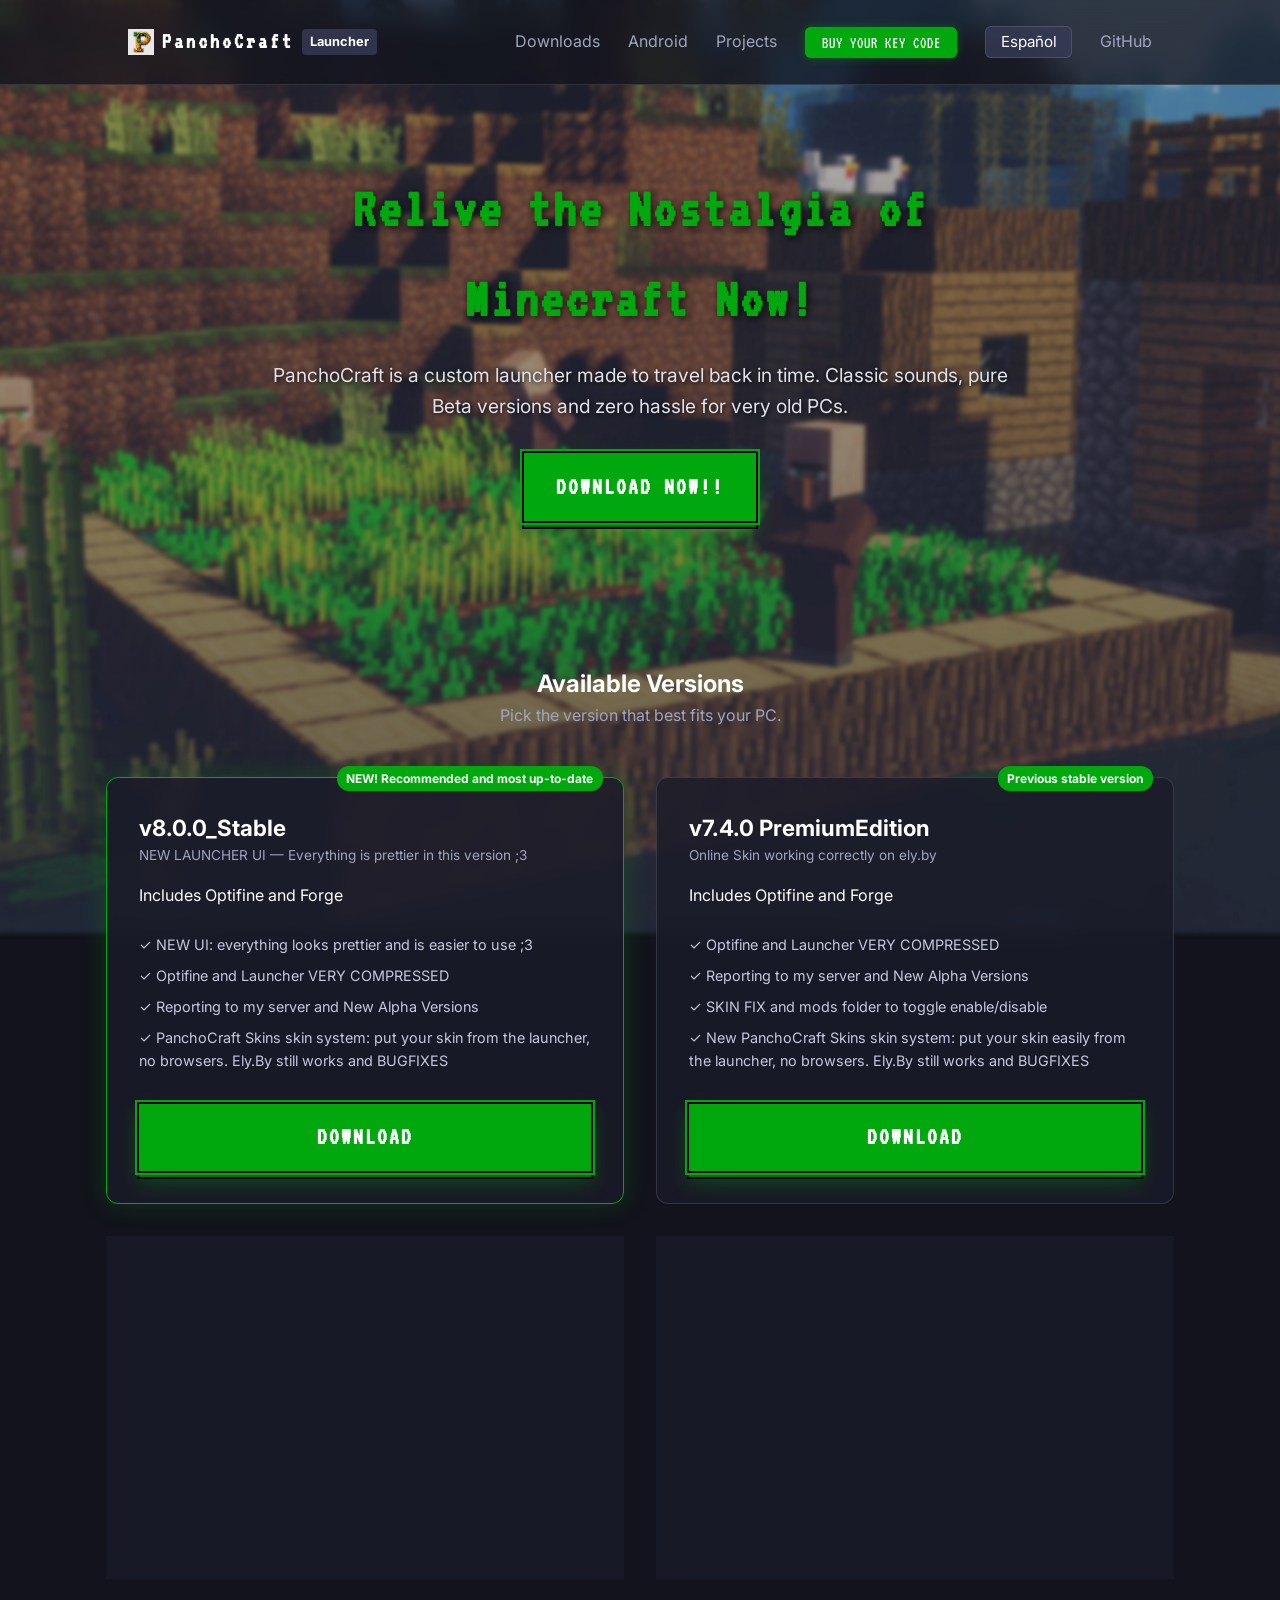
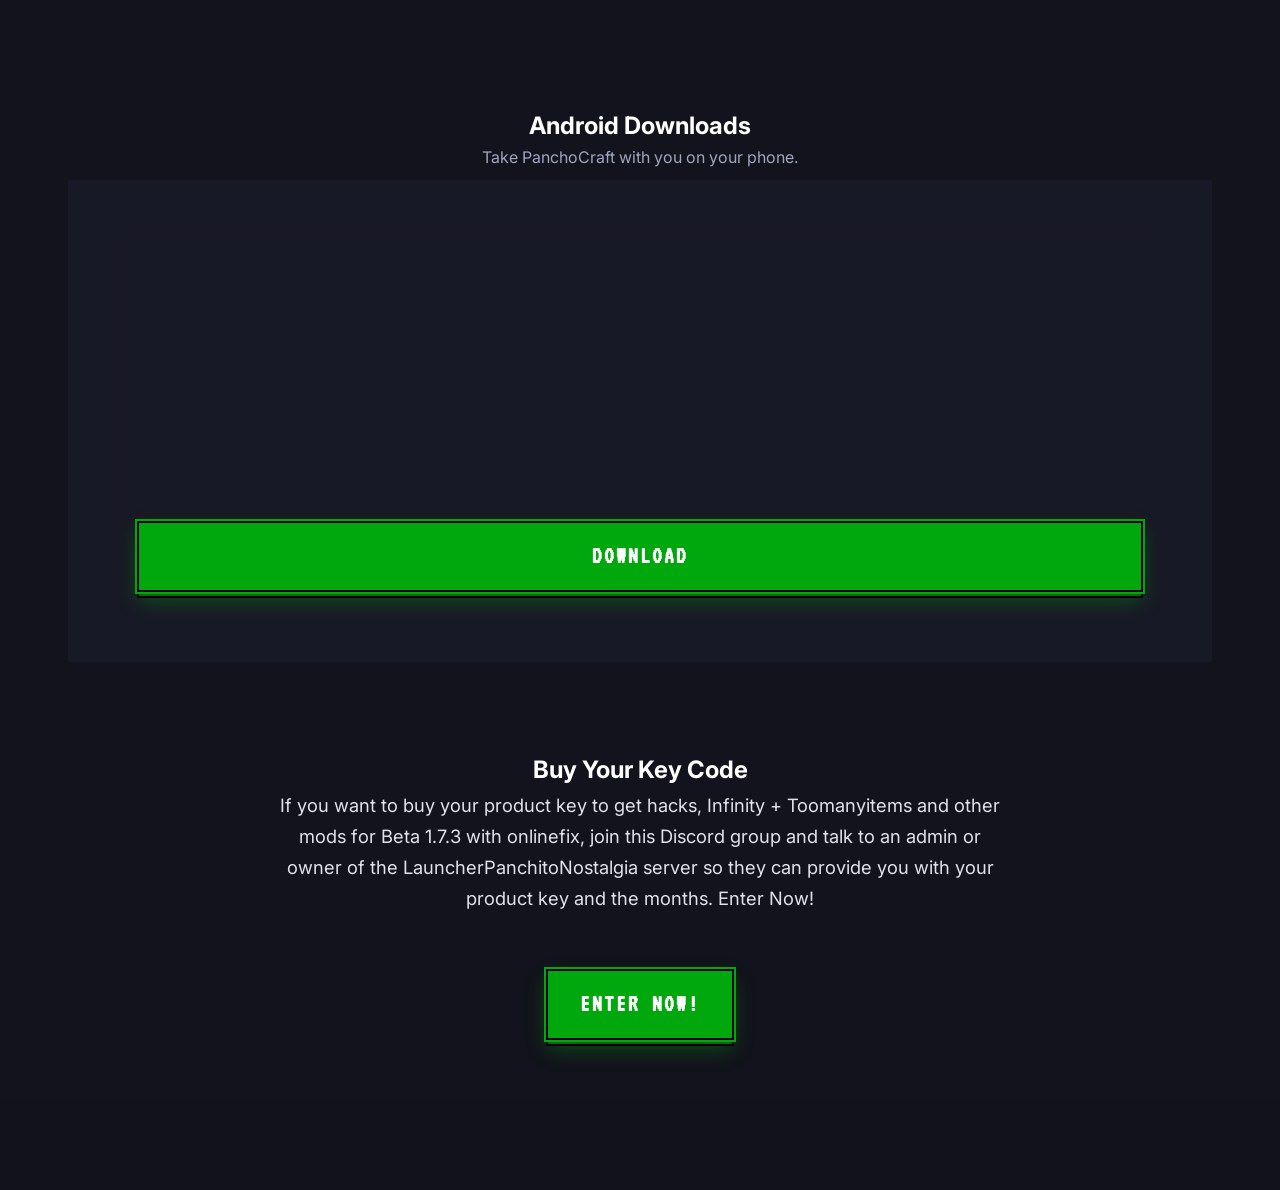
<file: index.html>
<!DOCTYPE html>
<html lang="en">

<head>
    <meta charset="UTF-8">
    <meta name="viewport" content="width=device-width, initial-scale=1.0">
    <title>PanchoCraft Launcher | PanchitoLinux</title>

    <!-- Favicon (ícono en la pestaña del navegador) -->
    <link rel="icon" type="image/x-icon" href="logo.ico">
    <link rel="shortcut icon" type="image/x-icon" href="logo.ico">

    <!-- Descripción para buscadores -->
    <meta name="description"
        content="PanchoCraft Launcher: un launcher personalizado para revivir la nostalgia de Minecraft. Versiones Beta puras, sonidos clásicos y cero complicaciones para PCs viejas y Android.">

    <!-- Open Graph (WhatsApp, Facebook, Discord, etc.) -->
    <meta property="og:type" content="website">
    <meta property="og:site_name" content="PanchoCraft Launcher">
    <meta property="og:title" content="PanchoCraft Launcher | PanchitoLinux">
    <meta property="og:description"
        content="Revive la nostalgia de Minecraft. Versiones Beta puras, sonidos clásicos y cero complicaciones para PCs viejas y Android.">
    <meta property="og:image" content="https://panchitolinux.github.io/logo.png">
    <meta property="og:url" content="https://panchitolinux.github.io/">
    <meta property="og:locale" content="es_ES">

    <!-- Twitter Card -->
    <meta name="twitter:card" content="summary_large_image">
    <meta name="twitter:title" content="PanchoCraft Launcher | PanchitoLinux">
    <meta name="twitter:description"
        content="Revive la nostalgia de Minecraft. Versiones Beta puras, sonidos clásicos y cero complicaciones para PCs viejas y Android.">
    <meta name="twitter:image" content="https://panchitolinux.github.io/logo.png">

    <link rel="stylesheet" href="styles.css">
    <!-- Fuente moderna estilo Pixel / Game -->
    <link rel="preconnect" href="https://fonts.googleapis.com">
    <link rel="preconnect" href="https://fonts.gstatic.com" crossorigin>
    <link href="https://fonts.googleapis.com/css2?family=VT323&family=Inter:wght@400;600;800&display=swap"
        rel="stylesheet">
<script async src="https://pagead2.googlesyndication.com/pagead/js/adsbygoogle.js?client=ca-pub-8207115487470474"
     crossorigin="anonymous"></script>

</head>

<body>

    <!-- Elemento Audio Oculto -->
    <!-- Reemplaza 'click.mp3' por la ruta o nombre de tu archivo de sonido -->
    <audio id="clickSound" src="CLICK.mp3" preload="auto"></audio>

    <!-- Encabezado / Navbar -->
    <header class="navbar">
        <div class="logo">
            <!-- Imagen del Logo -->
            <img src="logo.ico" alt="PanchoCraft Logo" class="logo-img">
            <span class="pixel-text">PanchoCraft</span>
            <span class="badge">Launcher</span>
        </div>
        <nav>
            <a href="#descargas" data-i18n="descargas">Downloads</a>
            <a href="#android" data-i18n="android_nav">Android</a>
            <a href="https://PanchitoLinux.github.io/PanchoProjects/" target="_blank" class="github-link" data-i18n="projects">Projects</a>
            <a href="#buy" class="buy-btn" data-i18n="buy_key">Buy Your Key Code</a>
            <button id="langToggle" class="lang-btn" type="button">Español</button>
            <a href="https://github.com/PanchitoLinux" target="_blank" class="github-link">GitHub</a>
        </nav>
    </header>

    <!-- Hero Section -->
    <section class="hero">
        <h1 class="pixel-title" data-i18n="hero_title">Relive the Nostalgia of Minecraft Now!</h1>
        <p class="hero-subtitle" data-i18n="hero_sub">PanchoCraft is a custom launcher made to travel back in time. Classic sounds, pure Beta versions and zero hassle for very old PCs.</p>
        <a href="#descargas" class="btn btn-primary" data-i18n="download_now">Download Now!!</a>
    </section>

    <!-- Sección de Descargas -->
    <section id="descargas" class="downloads-section">
        <h2 data-i18n="versions_title">Available Versions</h2>
        <p class="section-desc" data-i18n="versions_desc">Pick the version that best fits your PC.</p>

        <div class="cards-grid">

            <!-- Versión 8.0.0_Stable: LA NUEVA UI (La Mas Actualizada, Recomendada) -->
            <div class="card featured">
                <span class="card-tag" data-i18n="tag_new">NEW! Recommended and most up-to-date</span>
                <h3>v8.0.0_Stable</h3>
                <span class="version-date" data-i18n="ver_date_800">NEW LAUNCHER UI — Everything is prettier in this version ;3</span>
                <p data-i18n="incl">Includes Optifine and Forge</p>
                <ul class="features-list">
                    <li data-i18n="f800_1">✓ NEW UI: everything looks prettier and is easier to use ;3</li>
                    <li data-i18n="f800_2">✓ Optifine and Launcher VERY COMPRESSED</li>
                    <li data-i18n="f800_3">✓ Reporting to my server and New Alpha Versions</li>
                    <li data-i18n="f800_4">✓ PanchoCraft Skins skin system: put your skin from the launcher, no browsers. Ely.By still works and BUGFIXES</li>
                </ul>
<a href="https://github.com/PanchitoLinux/HackingPanchito/releases/download/8.0.0/LauncherPanchitoNostalgia_v8.0.0_Stable.7z"
    class="btn btn-download" data-i18n="download">Download</a>
            </div>

            <!-- Versión anterior buena -->
            <div class="card">
                <span class="card-tag" data-i18n="tag_prev">Previous stable version</span>
                <h3>v7.4.0 PremiumEdition</h3>
                <span class="version-date" data-i18n="ver_date_1">Online Skin working correctly on ely.by</span>
                <p data-i18n="incl">Includes Optifine and Forge</p>
                <ul class="features-list">
                    <li data-i18n="f1">✓ Optifine and Launcher VERY COMPRESSED</li>
                    <li data-i18n="f2">✓ Reporting to my server and New Alpha Versions</li>
                    <li data-i18n="f3">✓ SKIN FIX and mods folder to toggle enable/disable</li>
                    <li data-i18n="f_pc_skins">✓ New PanchoCraft Skins skin system: put your skin easily from the launcher, no browsers. Ely.By still works and BUGFIXES</li>
                </ul>
<a href="https://github.com/PanchitoLinux/HackingPanchito/releases/download/7.4.0/LauncherPanchitoNostalgia_v7.4.0_PremiumEdition.7z"
    class="btn btn-download" data-i18n="download">Download</a>
            </div>

            <!-- Versión Antigua Bien -->
            <div class="card">
                <h3>v4.0.0 fix Optifine</h3>
                <span class="version-date" data-i18n="ver_date_2">No installation</span>
                <p data-i18n="p_v4">The version that worked for a long time :3</p>
                <ul class="features-list">
                    <li data-i18n="f4">✓ Old Optifine Not recommended</li>
                    <li data-i18n="f5">✓ No installation required</li>
                </ul>
                <a href="https://www.mediafire.com/file/uzsva9yq0sbzbh7/LauncherPanchitoNostalgia_UI_Update4.0.0_FIX.7z/file"
                    class="btn btn-secondary" data-i18n="download">Download</a>
            </div>

            <!-- Versión Antigua OLD solo si no funcionan las demas -->
            <div class="card">
                <h3 data-i18n="h3_old">v0.0.1 OLD Only if it doesn't work for you</h3>
                <span class="version-date" data-i18n="ver_date_3">Legacy Build</span>
                <p data-i18n="p_old">First test version. Useful for compatibility testing on very old machines.</p>
                <ul class="features-list">
                    <li data-i18n="f6">✓ Pure Classic Mode</li>
                </ul>
                <a href="https://www.mediafire.com/file/olpnx8snlt0ps9s/PanchitoLinux+Nostalgia+Launcher.7z/file"
                    class="btn btn-secondary" data-i18n="download">Download</a>
            </div>

        </div>
    </section>

    <!-- Sección de Descargas Android -->
    <section id="android" class="downloads-section">
        <h2 data-i18n="android_title">Android Downloads</h2>
        <p class="section-desc" data-i18n="android_desc">Take PanchoCraft with you on your phone.</p>

        <div class="cards-grid">

            <!-- Versión Android (Recomendada) -->
            <div class="card featured">
                <span class="card-tag" data-i18n="tag_android">For Android</span>
                <h3>v3.5.0 Stable</h3>
                <span class="version-date" data-i18n="ver_date_android">Launcher for Android devices</span>
                <p data-i18n="incl_android">Includes Optifine and Forge</p>
                <ul class="features-list">
                    <li data-i18n="fa1">✓ Play on the go with the same nostalgic experience</li>
                    <li data-i18n="fa2">✓ Touch controls and external controller support</li>
                    <li data-i18n="fa3">✓ SKIN FIX and mods folder to toggle enable/disable</li>
                    <li data-i18n="fa_skins">✓ New PanchoCraft Skins skin system: put your skin easily from the launcher, no browsers. Ely.By still works and BUGFIXES</li>
                </ul>
<a href="https://github.com/PanchitoLinux/PanchoCraftLauncherAndroid/releases/download/3.5.0/PanchoCraftLauncher.apk"
    class="btn btn-download android-link" data-i18n="download">Download</a>
            </div>

        </div>
    </section>

    <!-- Sección Comprar Key Code -->
    <section id="buy" class="downloads-section">
        <h2 data-i18n="buy_title">Buy Your Key Code</h2>
        <p class="section-desc buy-desc" data-i18n="buy_desc">If you want to buy your product key to get hacks, Infinity + Toomanyitems and other mods for Beta 1.7.3 with onlinefix, join this Discord group and talk to an admin or owner of the LauncherPanchitoNostalgia server so they can provide you with your product key and the months. Enter Now!</p>
        <a href="https://discord.com/invite/7eTP58RMvw" target="_blank" rel="noopener" class="btn btn-primary buy-cta" data-i18n="buy_enter">Enter Now!</a>
    </section>

    <!-- Pie de página -->
    <footer>
        <p data-i18n-html="footer">Created by <strong>PanchitoLinux and AxelComputer</strong> | PanchoProjects Project</p>
    </footer>

    <!-- Script de Reproducción del Archivo de Audio + Idioma -->
    <script>
        const I18N = {
            en: {
                descargas: "Downloads",
                hero_title: "Relive the Nostalgia of Minecraft Now!",
                hero_sub: "PanchoCraft is a custom launcher made to travel back in time. Classic sounds, pure Beta versions and zero hassle for very old PCs.",
                download_now: "Download Now!!",
                versions_title: "Available Versions",
                versions_desc: "Pick the version that best fits your PC.",
                tag_featured: "Recommended and most up-to-date",
                tag_new: "NEW! Recommended and most up-to-date",
                tag_prev: "Previous stable version",
                ver_date_800: "NEW LAUNCHER UI — Everything is prettier in this version ;3",
                f800_1: "✓ NEW UI: everything looks prettier and is easier to use ;3",
                f800_2: "✓ Optifine and Launcher VERY COMPRESSED",
                f800_3: "✓ Reporting to my server and New Alpha Versions",
                f800_4: "✓ PanchoCraft Skins skin system: put your skin from the launcher, no browsers. Ely.By still works and BUGFIXES",
                ver_date_1: "Online Skin working correctly on ely.by",
                incl: "Includes Optifine and Forge",
                f1: "✓ Optifine and Launcher VERY COMPRESSED",
                f2: "✓ Reporting to my server and New Alpha Versions",
                f3: "✓ SKIN FIX and mods folder to toggle enable/disable",
                f_pc_skins: "✓ New PanchoCraft Skins skin system: put your skin easily from the launcher, no browsers. Ely.By still works and BUGFIXES",
                ver_date_2: "No installation",
                p_v4: "The version that worked for a long time :3",
                f4: "✓ Old Optifine Not recommended",
                f5: "✓ No installation required",
                h3_old: "v0.0.1 OLD Only if it doesn't work for you",
                ver_date_3: "Legacy Build",
                p_old: "First test version. Useful for compatibility testing on very old machines.",
                f6: "✓ Pure Classic Mode",
                download: "Download",
                footer: "Created by <strong>PanchitoLinux and AxelComputer</strong> | PanchoProjects Project",
                lang_btn: "Español",
                android_nav: "Android",
                projects: "Projects",
                buy_key: "Buy Your Key Code",
                buy_title: "Buy Your Key Code",
                buy_desc: "If you want to buy your product key to get hacks, Infinity + Toomanyitems and other mods for Beta 1.7.3 with onlinefix, join this Discord group and talk to an admin or owner of the LauncherPanchitoNostalgia server so they can provide you with your product key and the months. Enter Now!",
                buy_enter: "Enter Now!",
                android_title: "Android Downloads",
                android_desc: "Take PanchoCraft with you on your phone.",
                tag_android: "For Android",
                ver_date_android: "Launcher for Android devices",
                incl_android: "Includes Optifine and Forge",
                fa1: "✓ Play on the go with the same nostalgic experience",
                fa2: "✓ Touch controls and external controller support",
                fa3: "✓ SKIN FIX and mods folder to toggle enable/disable",
                fa_skins: "✓ New PanchoCraft Skins skin system: put your skin easily from the launcher, no browsers. Ely.By still works and BUGFIXES"
            },
            es: {
                descargas: "Descargas",
                hero_title: "Revive la nostalgia de Minecraft Ahora!",
                hero_sub: "PanchoCraft Es un launcher personalizado pensado para volar en el tiempo. Sonidos clásicos, versiones Beta puras y cero complicaciones para pcs muy antiguas.",
                download_now: "Descargalo Ahora!!",
                versions_title: "Versiones Disponibles",
                versions_desc: "Selecciona la versión que mejor se adapte a tu PC.",
                tag_featured: "Recomendada y la mas actualizada",
                tag_new: "¡NUEVO! Recomendada y la mas actualizada",
                tag_prev: "Versión estable anterior",
                ver_date_800: "NUEVA UI DEL LAUNCHER — Todo es más bonito en esta versión ;3",
                f800_1: "✓ NUEVA UI: todo se ve más bonito y es más fácil de usar ;3",
                f800_2: "✓ Optifine y Launcher MUY COMPRIMIDO",
                f800_3: "✓ Reportaje a mi server y Nuevas Versiones Alphas",
                f800_4: "✓ Nuevo sistema de skins PanchoCraft Skins: pon tu skin desde el launcher, nada de navegadores. Ely.By sigue funcionando y BUGFIXES",
                ver_date_1: "Skin Online Funcionando correctamente en ely.by",
                incl: "Incluye Optifine y Forge",
                f1: "✓ Optifine y Launcher MUY COMPRIMIDO",
                f2: "✓Reportaje a mi server y Nuevas Versiones Alphas",
                f3: "✓ ARREGLO DE Skin y Carpeta de mods para alternar activar y desactivar",
                f_pc_skins: "✓ Nuevo sistema de skins PanchoCraft Skins: pon tu skin sin complicaciones desde el launcher, nada de navegadores. Ely.By sigue funcionando y BUGFIXES",
                ver_date_2: "Sin instalación",
                p_v4: "La vercion que funciono por mucho tiempo :3",
                f4: "✓ Optifine Antiguo No recomendado",
                f5: "✓ No requiere instalación",
                h3_old: "v0.0.1 OLD Solo si no te funciona",
                ver_date_3: "Legacy Build",
                p_old: "Primera versión de prueba. Útil para testing de compatibilidad en máquinas muy viejas.",
                f6: "✓ Modo Clásico puro",
                download: "Descargar",
                footer: "Creado por <strong>PanchitoLinux y AxelComputer</strong> | Proyecto de PanchoProjects",
                lang_btn: "English",
                android_nav: "Android",
                projects: "Proyectos",
                buy_key: "Compra tu Key Code",
                buy_title: "Compra tu Key Code",
                buy_desc: "Si quieres comprar tu clave de producto para tener hacks y Infinity + Toomanyitems y entre otros mods para version beta 1.7.3 con onlinefix, entra a este grupo de discord y habla con un administrador o dueno del servidor de LauncherPanchitoNostalgia para que te proporcione tu clave de producto y los meses. Entra Ahora!",
                buy_enter: "Entra Ahora!",
                android_title: "Descargas Android",
                android_desc: "Lleva PanchoCraft contigo en tu teléfono.",
                tag_android: "Para Android",
                ver_date_android: "Launcher para dispositivos Android",
                incl_android: "Incluye Optifine y Forge",
                fa1: "✓ Juega donde sea con la misma experiencia nostálgica",
                fa2: "✓ Controles táctiles y soporte de mando externo",
                fa3: "✓ ARREGLO DE Skin y carpeta de mods para alternar activar y desactivar",
                fa_skins: "✓ Nuevo sistema de skins PanchoCraft Skins: pon tu skin sin complicaciones desde el launcher, nada de navegadores. Ely.By sigue funcionando y BUGFIXES"
            }
        };

        function applyLang(lang) {
            document.documentElement.lang = lang;
            document.querySelectorAll('[data-i18n]').forEach(function (el) {
                const key = el.getAttribute('data-i18n');
                if (I18N[lang] && I18N[lang][key] !== undefined) {
                    el.textContent = I18N[lang][key];
                }
            });
            document.querySelectorAll('[data-i18n-html]').forEach(function (el) {
                const key = el.getAttribute('data-i18n-html');
                if (I18N[lang] && I18N[lang][key] !== undefined) {
                    el.innerHTML = I18N[lang][key];
                }
            });
            const btn = document.getElementById('langToggle');
            if (btn) btn.textContent = I18N[lang].lang_btn;
            try { localStorage.setItem('lang', lang); } catch (e) {}
        }

        document.addEventListener('DOMContentLoaded', function () {
            let lang = 'en';
            try { lang = localStorage.getItem('lang') || 'en'; } catch (e) {}
            if (lang !== 'en' && lang !== 'es') lang = 'en';
            applyLang(lang);

            const toggle = document.getElementById('langToggle');
            if (toggle) {
                toggle.addEventListener('click', function () {
                    lang = (lang === 'en') ? 'es' : 'en';
                    applyLang(lang);
                });
            }

            // Reproducción del archivo de audio en los botones
            const audio = document.getElementById('clickSound');
            const buttons = document.querySelectorAll('.btn');
            buttons.forEach(function (button) {
                button.addEventListener('pointerdown', function () {
                    if (audio) {
                        audio.currentTime = 0;
                        audio.play().catch(function (err) {
                            console.warn("No se pudo reproducir el archivo de audio:", err);
                        });
                    }
                    if (navigator.vibrate) {
                        navigator.vibrate(15);
                    }
                });
            });

            // Detección de dispositivo y enrutamiento inteligente de descargas
            const isAndroid = /android/i.test(navigator.userAgent);

            function routeTo(id) {
                const el = document.getElementById(id);
                if (el) el.scrollIntoView({ behavior: 'smooth' });
            }

            // Botón principal "Download Now!!": en Android lleva a la sección Android
            const heroBtn = document.querySelector('.hero .btn');
            if (heroBtn) {
                heroBtn.addEventListener('click', function (e) {
                    if (isAndroid) {
                        e.preventDefault();
                        routeTo('android');
                    }
                });
            }

            // Botones de descarga PC (no Android): en Android redirigen a la sección Android
            document.querySelectorAll('.btn-download:not(.android-link)').forEach(function (btn) {
                btn.addEventListener('click', function (e) {
                    if (isAndroid) {
                        e.preventDefault();
                        routeTo('android');
                    }
                });
            });

            // Botón de descarga Android: siempre descarga el APK
            // (en PC abre el enlace en una pestaña nueva para que se vea la acción)
            const androidBtn = document.querySelector('.android-link');
            if (androidBtn) {
                androidBtn.addEventListener('click', function () {
                    if (!isAndroid) {
                        androidBtn.setAttribute('target', '_blank');
                        androidBtn.setAttribute('rel', 'noopener');
                    }
                });
            }
        });
    </script>
</body>

</html>
</file>
<file: styles.css>
:root {
    --bg-dark: #12131C;
    --card-bg: rgba(26, 28, 41, 0.82);
    /* Transparencia para dejar entrever el fondo */
    --accent: #00A80E;
    /* Verde deslumbrante */
    --accent-hover: #00870b;
    --text-main: #FFFFFF;
    --text-muted: #A0A5C0;
    --border-color: rgba(255, 255, 255, 0.12);
}

* {
    margin: 0;
    padding: 0;
    box-sizing: border-box;
    font-family: 'Inter', sans-serif;
}

/* Scroll suave a anclas SIN que la barra superior tape el título */
html {
    scroll-behavior: smooth;
    scroll-padding-top: 95px;
}

body {
    background-color: var(--bg-dark);
    color: var(--text-main);
    line-height: 1.6;
    min-height: 100vh;
    position: relative;
    overflow-x: hidden;
}

/* Fondo decorativo desenfocado */
body::before {
    content: "";
    position: fixed;
    top: -10px;
    left: -10px;
    right: -10px;
    bottom: -10px;
    background-image: linear-gradient(rgba(18, 19, 28, 0.65),
            rgba(18, 19, 28, 0.85)), url('wp6505487.jpg');
    background-size: cover;
    background-position: center;
    background-repeat: no-repeat;
    filter: blur(2px) brightness(2.00);
    z-index: -1;
    transform: scale(1.05);
}

/* Tipografía retro */
.pixel-text,
.pixel-title {
    font-family: 'VT323', monospace;
    letter-spacing: 3px;
}

/* Header / Navbar */
.navbar {
    display: flex;
    justify-content: space-between;
    align-items: center;
    padding: 1.5rem 10%;
    background-color: rgba(18, 19, 28, 0.75);
    border-bottom: 1px solid var(--border-color);
    position: sticky;
    top: 0;
    backdrop-filter: blur(12px);
    -webkit-backdrop-filter: blur(12px);
    z-index: 100;
}

/* Logo */
.logo {
    display: flex;
    align-items: center;
    gap: 8px;
    font-size: 1.4rem;
    font-weight: bold;
}

.logo-img {
    height: 26px;
    width: auto;
    object-fit: contain;
}

.badge {
    font-size: 0.8rem;
    background: rgba(56, 59, 86, 0.8);
    padding: 0.2rem 0.5rem;
    border-radius: 4px;
}

nav a {
    color: var(--text-muted);
    text-decoration: none;
    margin-left: 1.5rem;
    transition: color 0.3s;
}

nav a:hover {
    color: var(--text-main);
}

.lang-btn {
    font-family: 'Inter', sans-serif;
    font-size: 0.95rem;
    color: var(--text-main);
    background: rgba(56, 59, 86, 0.8);
    border: 1px solid var(--border-color, #2c2f48);
    padding: 0.35rem 0.9rem;
    margin-left: 1.5rem;
    border-radius: 6px;
    cursor: pointer;
    transition: background 0.3s, color 0.3s, border-color 0.3s;
}

.lang-btn:hover {
    background: var(--accent);
    color: #fff;
    border-color: var(--accent);
}

/* Botón "Buy Your Key Code" */
.buy-btn {
    font-family: 'VT323', monospace;
    font-size: 1rem;
    letter-spacing: 1px;
    text-transform: uppercase;
    color: #fff;
    background: var(--accent);
    border: 2px solid var(--accent);
    padding: 0.35rem 0.9rem;
    margin-left: 1.5rem;
    border-radius: 6px;
    cursor: pointer;
    text-decoration: none;
    transition: background 0.3s, transform 0.2s, box-shadow 0.3s;
    box-shadow: 0 0 8px rgba(0, 168, 14, 0.4);
}

.buy-btn:hover {
    background: var(--accent-hover);
    border-color: var(--accent-hover);
    transform: scale(1.05);
    box-shadow: 0 0 14px rgba(0, 168, 14, 0.7);
}

/* Hero Section */
.hero {
    text-align: center;
    padding: 5rem 1rem;
    max-width: 800px;
    margin: 0 auto;
}

.hero .pixel-title {
    font-size: 3.5rem;
    color: var(--accent);
    margin-bottom: 1rem;
    text-shadow: 2px 2px 8px rgba(0, 0, 0, 0.8);

    /* Animaciones: Entrada con rebote + flotación retro continua */
    animation:
        bounceInDown 1.2s cubic-bezier(0.215, 0.61, 0.355, 1) forwards,
        floatRetro 3s ease-in-out infinite 1.2s;
}

.hero-subtitle {
    font-size: 1.2rem;
    color: #e0e2ec;
    margin-bottom: 2rem;
    text-shadow: 1px 1px 4px rgba(0, 0, 0, 0.8);

    /* Animación suave de aparición para el subtítulo */
    animation: fadeIn 1.5s ease-out 0.4s both;
}

/* ==========================================
   ANIMACIONES DE ENTRADA Y MOVIMIENTO
   ========================================== */

/* 1. Caída con rebote para el título principal */
@keyframes bounceInDown {
    0% {
        opacity: 0;
        transform: translateY(-200px) scale(0.8);
    }

    60% {
        opacity: 1;
        transform: translateY(20px) scale(1.05);
    }

    80% {
        transform: translateY(-10px) scale(0.98);
    }

    100% {
        transform: translateY(0) scale(1);
    }
}

/* 2. Flotación constante estilo retro/arcade */
@keyframes floatRetro {

    0%,
    100% {
        transform: translateY(0);
        text-shadow: 2px 2px 8px rgba(0, 0, 0, 0.8);
    }

    50% {
        transform: translateY(-8px);
        text-shadow: 2px 10px 18px rgba(0, 168, 14, 0.6);
    }
}

/* 3. Aparición suave (Fade In) */
@keyframes fadeIn {
    from {
        opacity: 0;
        transform: translateY(15px);
    }

    to {
        opacity: 1;
        transform: translateY(0);
    }
}

/* 4. Pulso brillante para los botones principales de descarga */
@keyframes pulseGlow {

    0%,
    100% {
        box-shadow:
            0 0 0 2px #000,
            0 0 0 4px var(--accent),
            0 6px 0 0 #006b08,
            0 6px 0 2px #000,
            0 10px 20px rgba(0, 168, 14, 0.4);
    }

    50% {
        box-shadow:
            0 0 0 2px #000,
            0 0 0 4px var(--accent),
            0 6px 0 0 #006b08,
            0 6px 0 2px #000,
            0 12px 30px rgba(0, 168, 14, 0.8);
        /* Brillo intenso */
    }
}

/* ==========================================
   BOTONES ESTILO PIXEL RETRO / MINECRAFT
   ========================================== */

.btn {
    display: inline-block;
    padding: 0.9rem 2rem;
    text-decoration: none;
    font-family: 'VT323', monospace;
    /* Fuente Pixel retro */
    font-size: 1.5rem;
    letter-spacing: 2px;
    text-transform: uppercase;
    text-align: center;
    cursor: pointer;
    position: relative;
    user-select: none;
    transition: all 0.1s ease;
    border-radius: 0;
    /* Sin bordes redondeados modernos */
}

/* Botones principales de descarga (Estilo Minecraft verde) */
.btn-primary,
.btn-download {
    background-color: var(--accent);
    color: #ffffff;
    font-weight: bold;

    /* Borde pixelado con sombra 3D rígida */
    box-shadow:
        0 0 0 2px #000,
        0 0 0 4px var(--accent),
        0 6px 0 0 #006b08,
        0 6px 0 2px #000,
        0 10px 20px rgba(0, 168, 14, 0.4);

    /* Animación de entrada y resplandor pulso */
    animation:
        fadeIn 1.5s ease-out 0.6s both,
        pulseGlow 2s infinite ease-in-out;
}

.btn-primary:hover,
.btn-download:hover {
    background-color: var(--accent-hover);
    transform: translateY(2px);

    /* Sombra reducida al presionar/pasar el cursor */
    box-shadow:
        0 0 0 2px #000,
        0 0 0 4px var(--accent-hover),
        0 4px 0 0 #006b08,
        0 4px 0 2px #000,
        0 8px 25px rgba(0, 168, 14, 0.7);
}

.btn-primary:active,
.btn-download:active {
    transform: translateY(6px);

    /* Click "presionado" tipo botón de juego */
    box-shadow:
        0 0 0 2px #000,
        0 0 0 4px var(--accent-hover),
        0 0 0 0 #006b08,
        0 0 0 2px #000;
}

/* Botones secundarios estilo pixel */
.btn-secondary {
    background-color: #383b56;
    color: #ffffff;
    box-shadow:
        0 0 0 2px #000,
        0 0 0 4px #52577a,
        0 5px 0 0 #1d1e2c,
        0 5px 0 2px #000;
}

.btn-secondary:hover {
    background-color: #484c6e;
    transform: translateY(2px);
    box-shadow: 0 0 0 2px #000, 0 0 0 4px #656b96, 0 3px 0 0 #1d1e2c, 0 3px 0 2px #000;
}

.btn-secondary:active {
    transform: translateY(5px);
    box-shadow: 0 0 0 2px #000, 0 0 0 4px #656b96, 0 0 0 0 #1d1e2c, 0 0 0 2px #000;
}

/* Seccion de Descargas */
.downloads-section {
    max-width: 1100px;
    margin: 0 auto;
    padding: 4rem 1rem;
    text-align: center;
}

.section-desc {
    color: var(--text-muted);
    margin-bottom: 3rem;
}

/* Sección Comprar Key Code */
.buy-desc {
    max-width: 720px;
    margin-left: auto;
    margin-right: auto;
    font-size: 1.15rem;
    color: #e0e2ec;
    line-height: 1.7;
}

.buy-cta {
    display: inline-block;
    margin-top: 0.5rem;
}

.cards-grid {
    display: grid;
    /* 2 columnas en PC: las 4 versiones quedan en cuadrícula 2x2, uniformes */
    grid-template-columns: repeat(auto-fit, minmax(min(100%, 420px), 1fr));
    gap: 2rem;
}

/* Tablet / ventanas angostas: 2 columnas más compactas */
@media (max-width: 900px) {
    .cards-grid {
        grid-template-columns: repeat(auto-fit, minmax(min(100%, 300px), 1fr));
    }
}

.card {
    background-color: var(--card-bg);
    border: 1px solid var(--border-color);
    border-radius: 12px;
    padding: 2rem;
    text-align: left;
    position: relative;
    display: flex;
    flex-direction: column;
    backdrop-filter: blur(10px);
    -webkit-backdrop-filter: blur(10px);
    transition: transform 0.3s ease, border-color 0.3s ease;
}

.card:hover {
    transform: translateY(-4px);
    border-color: rgba(255, 255, 255, 0.3);
}

.card.featured {
    border-color: var(--accent);
    box-shadow: 0 0 25px rgba(0, 168, 14, 0.25);
}

.card-tag {
    position: absolute;
    top: -12px;
    right: 20px;
    background: var(--accent);
    color: #ffffff;
    font-size: 0.75rem;
    font-weight: bold;
    padding: 0.2rem 0.6rem;
    border-radius: 12px;
}

.card h3 {
    font-size: 1.4rem;
}

.version-date {
    font-size: 0.85rem;
    color: var(--text-muted);
    margin-bottom: 1rem;
    display: block;
}

.features-list {
    list-style: none;
    margin: 1.5rem 0;
    flex-grow: 1;
}

.features-list li {
    font-size: 0.9rem;
    color: #c5c8de;
    margin-bottom: 0.5rem;
}

/* Pie de página */
footer {
    text-align: center;
    padding: 2rem;
    border-top: 1px solid var(--border-color);
    color: var(--text-muted);
    font-size: 0.9rem;
    background-color: rgba(18, 19, 28, 0.8);
    backdrop-filter: blur(10px);
}

/* ==========================================
   PANTALLAS BAJAS (netbooks / tablets 1024x600, 800x600)
   La GUI no debe ser tan grande: todo más compacto
   ========================================== */
@media (max-height: 700px) {
    /* El scroll a anclas debe compensar una barra más compacta */
    html {
        scroll-padding-top: 74px;
    }

    .navbar {
        padding: 0.55rem 4%;
    }

    .logo {
        font-size: 1.2rem;
    }

    .logo-img {
        height: 22px;
    }

    .hero {
        padding: 1.5rem 1rem 1rem;
    }

    .hero .pixel-title {
        font-size: 2.3rem;
    }

    .hero-subtitle {
        font-size: 0.98rem;
        margin-bottom: 1.1rem;
    }

    .btn {
        font-size: 1.15rem;
        padding: 0.55rem 1.3rem;
    }

    .downloads-section {
        padding: 1.5rem 1rem;
    }

    .section-desc {
        margin-bottom: 1.3rem;
    }

    .card {
        padding: 1.2rem;
    }

    .card h3 {
        font-size: 1.15rem;
    }

    .version-date {
        font-size: 0.8rem;
        margin-bottom: 0.7rem;
    }

    .features-list {
        margin: 0.8rem 0;
    }

    .features-list li {
        font-size: 0.8rem;
        margin-bottom: 0.3rem;
    }

    .buy-desc {
        font-size: 0.98rem;
        line-height: 1.5;
    }

    footer {
        padding: 1.1rem;
    }
}

/* Pantallas bajas Y angostas (800x600): compactar aún más */
@media (max-height: 520px) {
    html {
        scroll-padding-top: 62px;
    }

    .navbar {
        padding: 0.4rem 4%;
    }

    .hero {
        padding: 0.9rem 1rem 0.6rem;
    }

    .hero .pixel-title {
        font-size: 1.8rem;
    }

    .hero-subtitle {
        font-size: 0.9rem;
        margin-bottom: 0.8rem;
    }

    .btn {
        font-size: 1rem;
        padding: 0.45rem 1.1rem;
    }

    .downloads-section {
        padding: 1rem;
    }

    .section-desc {
        margin-bottom: 1rem;
    }

    .card {
        padding: 1rem;
    }

    .card h3 {
        font-size: 1.05rem;
    }

    .features-list {
        margin: 0.6rem 0;
    }

    .features-list li {
        font-size: 0.78rem;
    }

    footer {
        padding: 0.9rem;
    }
}

/* Ventanas angostas (800px de ancho): navbar y grid compactos.
   Objetivo: que TODA la barra quepa en UNA sola fila (GitHub no salta). */
@media (max-width: 900px) {
    .navbar {
        padding: 0.5rem 3%;
        gap: 0.3rem;
    }

    .logo {
        font-size: 1.05rem;
        gap: 6px;
    }

    .logo-img {
        height: 19px;
    }

    .badge {
        font-size: 0.68rem;
        padding: 0.12rem 0.4rem;
    }

    nav a {
        margin-left: 0.5rem;
        font-size: 0.8rem;
    }

    .lang-btn {
        margin-left: 0.5rem;
        font-size: 0.78rem;
        padding: 0.28rem 0.6rem;
    }

    .buy-btn {
        margin-left: 0.5rem;
        font-size: 0.8rem;
        padding: 0.28rem 0.6rem;
    }
}

/* ==========================================
   RESPONSIVE / MÓVILES (Galaxy S8+ y similares)
   ========================================== */
@media (max-width: 600px) {
    /* En móvil el navbar se apila y es más alto: compensar más */
    html {
        scroll-padding-top: 175px;
    }

    .navbar {
        flex-direction: column;
        gap: 0.8rem;
        padding: 1rem 5%;
        text-align: center;
    }

    .logo {
        font-size: 1.4rem;
        justify-content: center;
    }

    .logo-img {
        height: 24px;
    }

    nav {
        display: flex;
        flex-wrap: wrap;
        justify-content: center;
        align-items: center;
        gap: 0.3rem 0.8rem;
    }

    nav a,
    .lang-btn {
        margin-left: 0;
        font-size: 0.9rem;
    }

    .buy-btn {
        margin-left: 0;
        font-size: 0.9rem;
    }

    .hero {
        padding: 3rem 1rem;
    }

    .hero .pixel-title {
        font-size: 2.2rem;
    }

    .hero-subtitle {
        font-size: 1rem;
    }

    .btn {
        font-size: 1.2rem;
        padding: 0.8rem 1.4rem;
    }

    .card h3 {
        font-size: 1.2rem;
    }
}
</file>
